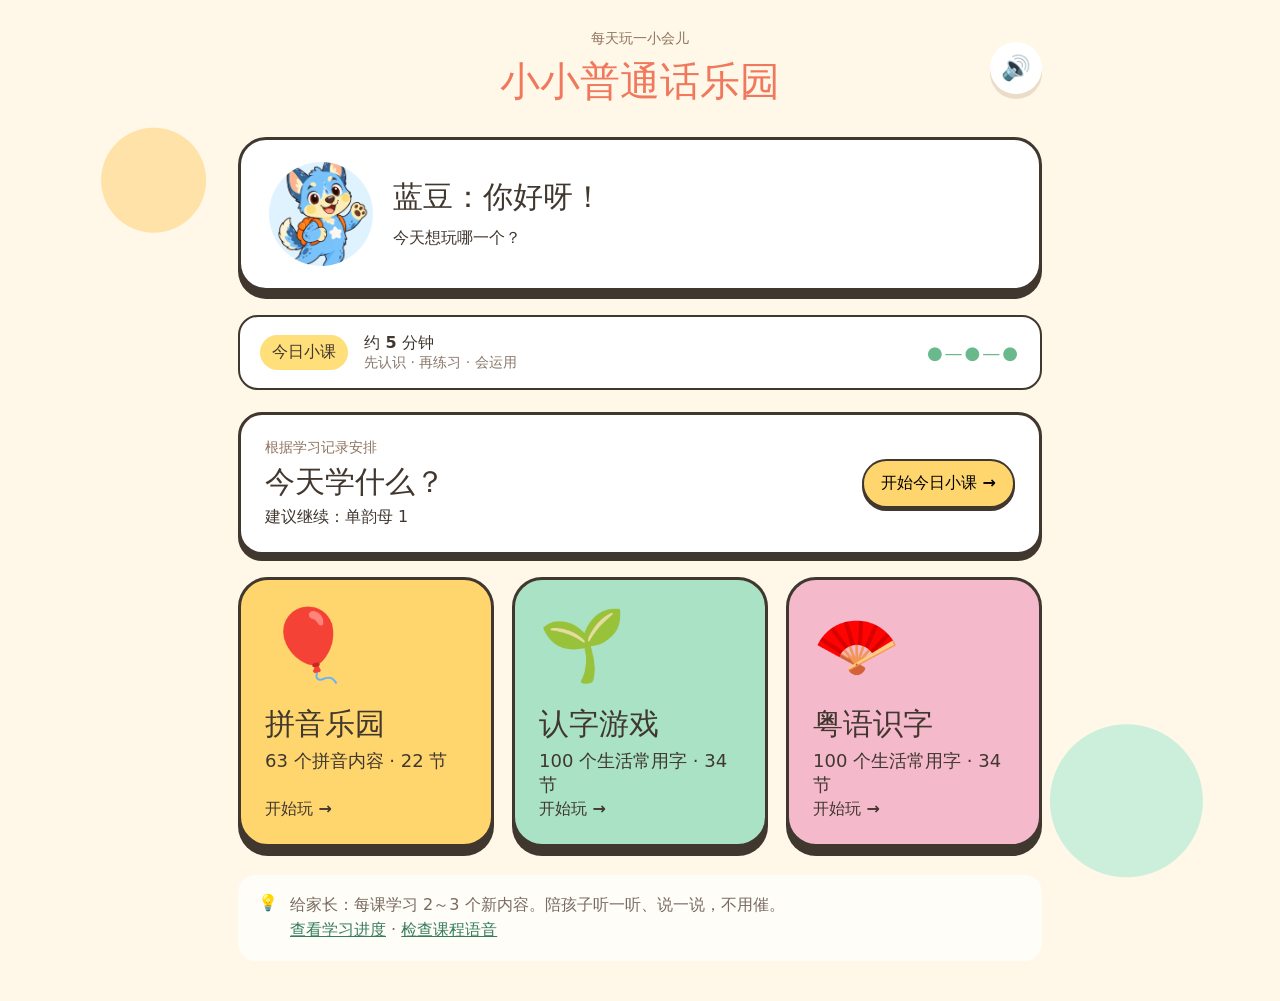
<file: index.html>
<!doctype html>
<html lang="zh-CN">
  <head>
    <meta charset="UTF-8" />
    <meta name="viewport" content="width=device-width, initial-scale=1" />
    <meta name="theme-color" content="#fff8e8" />
    <meta name="apple-mobile-web-app-capable" content="yes" />
    <meta name="apple-mobile-web-app-status-bar-style" content="default" />
    <meta name="apple-mobile-web-app-title" content="普通话乐园" />
    <link rel="manifest" href="manifest.webmanifest" />
    <link rel="apple-touch-icon" href="assets/icon-180.png" />
    <title>小小普通话乐园</title>
    <link rel="stylesheet" href="styles.css" />
  </head>
  <body>
    <main class="app">
      <header class="topbar">
        <button id="homeButton" class="icon-button hidden" aria-label="返回首页">←</button>
        <div>
          <p class="eyebrow">每天玩一小会儿</p>
          <h1 id="pageTitle">小小普通话乐园</h1>
        </div>
        <button id="soundButton" class="icon-button" aria-label="打开或关闭声音">🔊</button>
      </header>

      <section id="homeScreen" class="screen active">
        <div class="hello-card">
          <button id="mascotHello" class="mascot-button" aria-label="听蓝豆打招呼"><img src="assets/landou-mascot-app.png" alt="蓝色小狗蓝豆挥手" /></button>
          <div>
            <h2>蓝豆：你好呀！</h2>
            <p>今天想玩哪一个？</p>
          </div>
        </div>

        <div class="today-strip">
          <div class="today-badge">今日小课</div>
          <div><strong>约 5 分钟</strong><span>先认识 · 再练习 · 会运用</span></div>
          <span class="path-dots" aria-label="三个学习阶段">●—●—●</span>
        </div>

        <div class="daily-card">
          <div>
            <p class="eyebrow">根据学习记录安排</p>
            <h2>今天学什么？</h2>
            <p id="dailyMessage">从第一节小课开始吧</p>
          </div>
          <div id="dailyActions" class="daily-actions"></div>
        </div>

        <div class="game-grid">
          <button class="game-card pinyin-card" data-track="pinyin">
            <span class="game-icon" aria-hidden="true">🎈</span>
            <span class="game-title">拼音乐园</span>
            <span class="game-copy">63 个拼音内容 · 22 节</span>
            <span class="game-start">开始玩 →</span>
          </button>
          <button class="game-card hanzi-card" data-track="hanzi">
            <span class="game-icon" aria-hidden="true">🌱</span>
            <span class="game-title">认字游戏</span>
            <span class="game-copy">100 个生活常用字 · 34 节</span>
            <span class="game-start">开始玩 →</span>
          </button>
          <button class="game-card cantonese-card" data-track="cantonese">
            <span class="game-icon" aria-hidden="true">🪭</span>
            <span class="game-title">粤语识字</span>
            <span class="game-copy">100 个生活常用字 · 34 节</span>
            <span class="game-start">开始玩 →</span>
          </button>
        </div>

        <div class="grownup-note">
          <span>💡</span>
          <p><strong>给家长：</strong>每课学习 2～3 个新内容。陪孩子听一听、说一说，不用催。<br><a href="progress.html">查看学习进度</a> · <a href="review.html">检查课程语音</a></p>
        </div>
      </section>

      <section id="courseScreen" class="screen">
        <div class="course-summary">
          <div><span id="courseIcon" class="course-icon">🎈</span></div>
          <div><p class="eyebrow">循序渐进的小课</p><h2 id="courseTitle">拼音课程</h2><p id="courseProgress">已完成 0 / 22 节</p></div>
        </div>
        <div id="lessonList" class="lesson-list"></div>
      </section>

      <section id="learnScreen" class="screen" aria-live="polite">
        <div class="lesson-steps">
          <span class="step active">1 认识</span><span>2 练习</span><span>3 完成</span>
        </div>
        <div class="learn-card">
          <div class="coach-line"><img src="assets/landou-mascot-app.png" alt="" /><span>蓝豆带你认识新朋友</span></div>
          <p id="learnCount" class="learn-count">先认识 1 / 3</p>
          <div id="learnPicture" class="learn-picture">👂</div>
          <div id="learnMain" class="learn-main">ā</div>
          <p id="learnExample" class="learn-example">阿姨的“阿”</p>
          <button id="learnListenButton" class="listen-button">🔊 听一听</button>
          <p class="say-tip">听完后，也跟着说一遍吧</p>
          <button id="learnNextButton" class="primary-button">我认识了 →</button>
        </div>
      </section>

      <section id="gameScreen" class="screen" aria-live="polite">
        <div class="lesson-steps">
          <span>1 认识</span><span class="active">2 练习</span><span>3 完成</span>
        </div>
        <div class="progress-row">
          <span id="roundLabel">第 1 题 / 5</span>
          <div class="progress-track"><div id="progressBar" class="progress-bar"></div></div>
          <span id="stars">☆ ☆ ☆ ☆ ☆</span>
        </div>

        <div class="question-card">
          <img id="coachMini" class="coach-mini" src="assets/landou-mascot-app.png" alt="蓝豆陪你答题" />
          <div id="picture" class="picture" aria-hidden="true">👂</div>
          <p id="prompt" class="prompt">听一听，哪个是 ā？</p>
          <button id="listenButton" class="listen-button">🔊 再听一次</button>
          <div id="answers" class="answers"></div>
          <p id="feedback" class="feedback" role="status"></p>
        </div>
      </section>

      <section id="finishScreen" class="screen">
        <div class="lesson-steps">
          <span>1 认识</span><span>2 练习</span><span class="active">3 完成</span>
        </div>
        <div class="finish-card">
          <img class="finish-mascot" src="assets/landou-mascot-app.png" alt="蓝豆和你一起庆祝" />
          <h2>完成啦！</h2>
          <p id="finishMessage">你得到 5 颗小星星</p>
          <div id="finishStars" class="finish-stars">⭐ ⭐ ⭐ ⭐ ⭐</div>
          <button id="againButton" class="primary-button">再玩一次</button>
          <button id="finishHomeButton" class="text-button">换一个游戏</button>
        </div>
      </section>
    </main>
    <script src="data/curriculum.js"></script>
    <script src="app.js"></script>
    <script>if ("serviceWorker" in navigator) navigator.serviceWorker.register("service-worker.js?v=6", { updateViaCache: "none" });</script>
  </body>
</html>
</file>
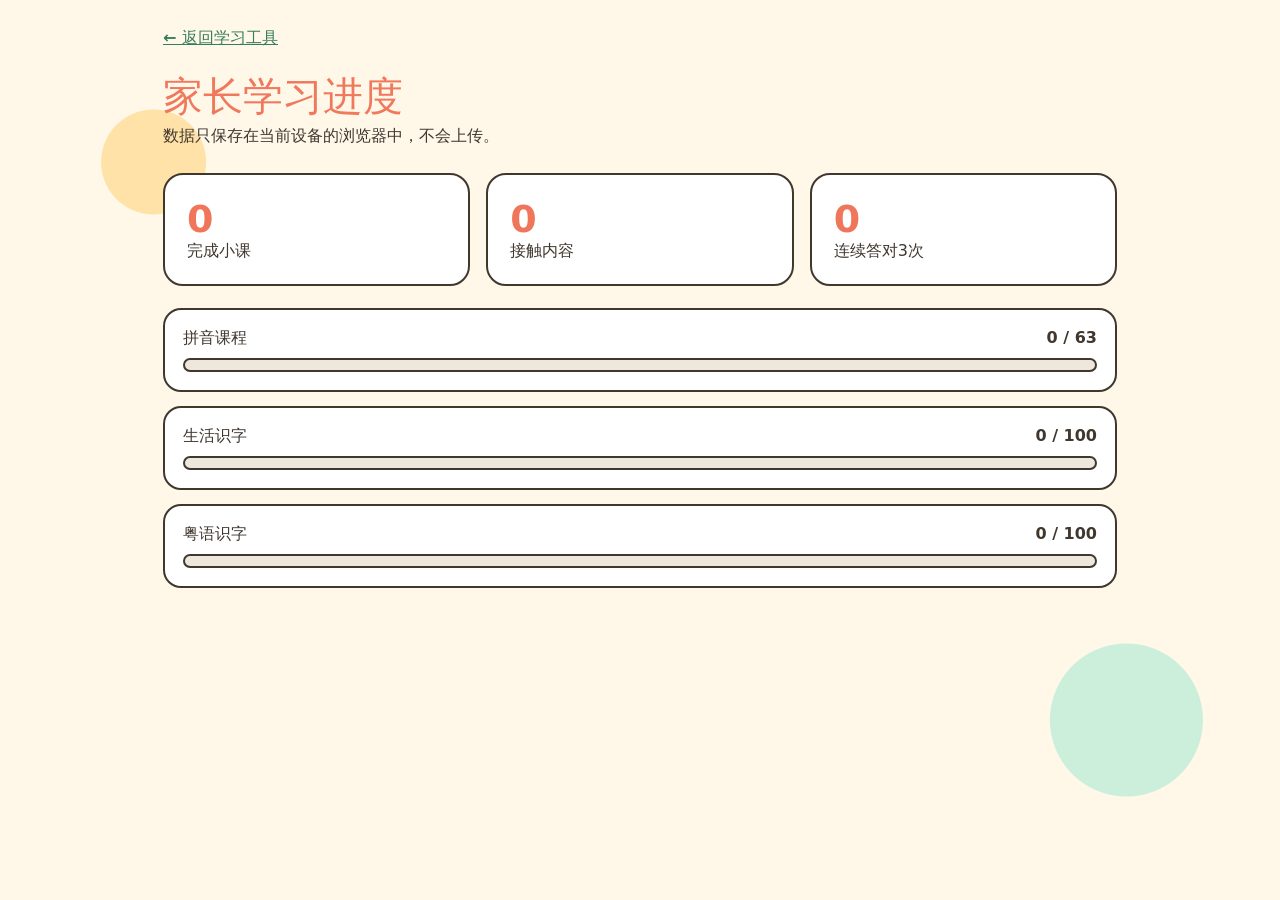
<file: progress.html>
<!doctype html>
<html lang="zh-CN">
<head>
  <meta charset="UTF-8" />
  <meta name="viewport" content="width=device-width, initial-scale=1" />
  <meta name="theme-color" content="#fff8e8" />
  <title>家长学习进度</title>
  <link rel="stylesheet" href="styles.css" />
</head>
<body>
  <main class="app review-app">
    <header class="review-header">
      <a class="back-link" href="index.html">← 返回学习工具</a>
      <h1>家长学习进度</h1>
      <p>数据只保存在当前设备的浏览器中，不会上传。</p>
    </header>
    <div id="statsGrid" class="stats-grid"></div>
    <div id="trackProgress"></div>
  </main>
  <script src="data/curriculum.js"></script>
  <script src="progress.js"></script>
  <script>if ("serviceWorker" in navigator) navigator.serviceWorker.register("service-worker.js?v=6", { updateViaCache: "none" });</script>
</body>
</html>
</file>
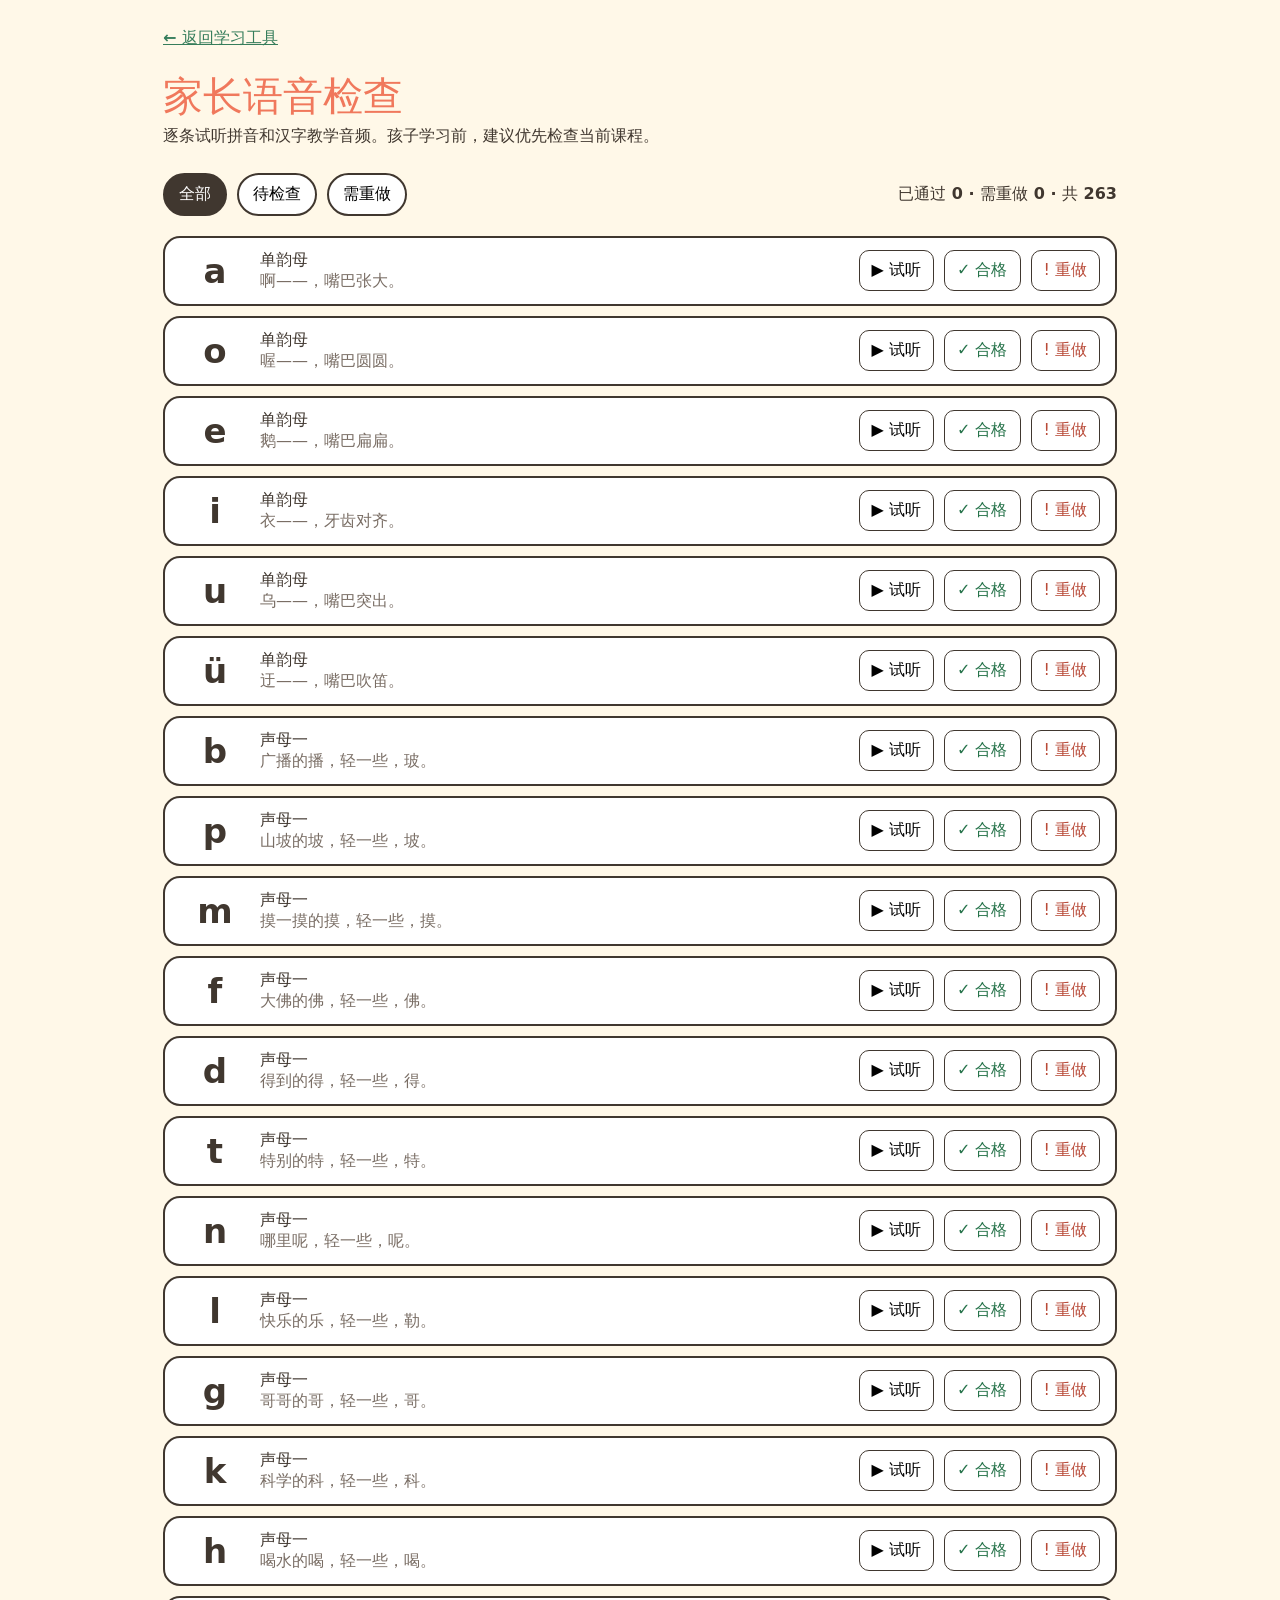
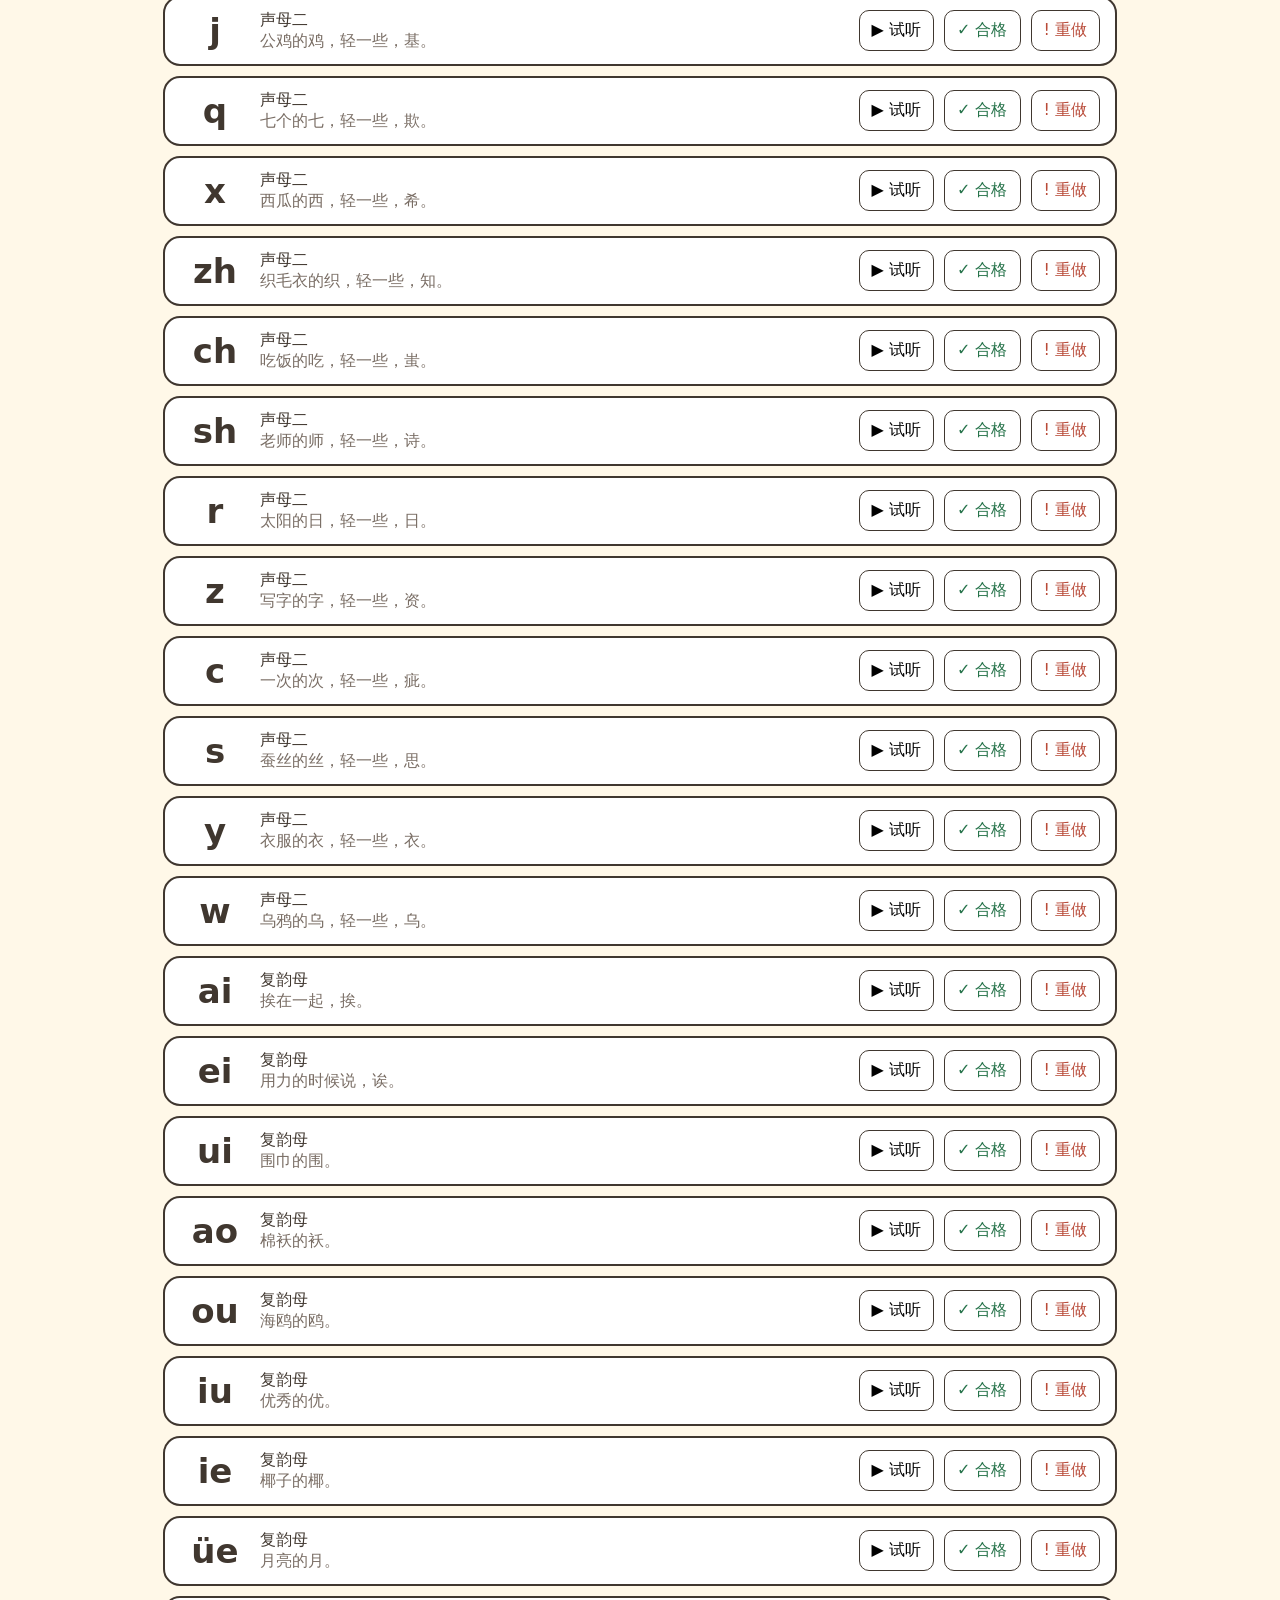
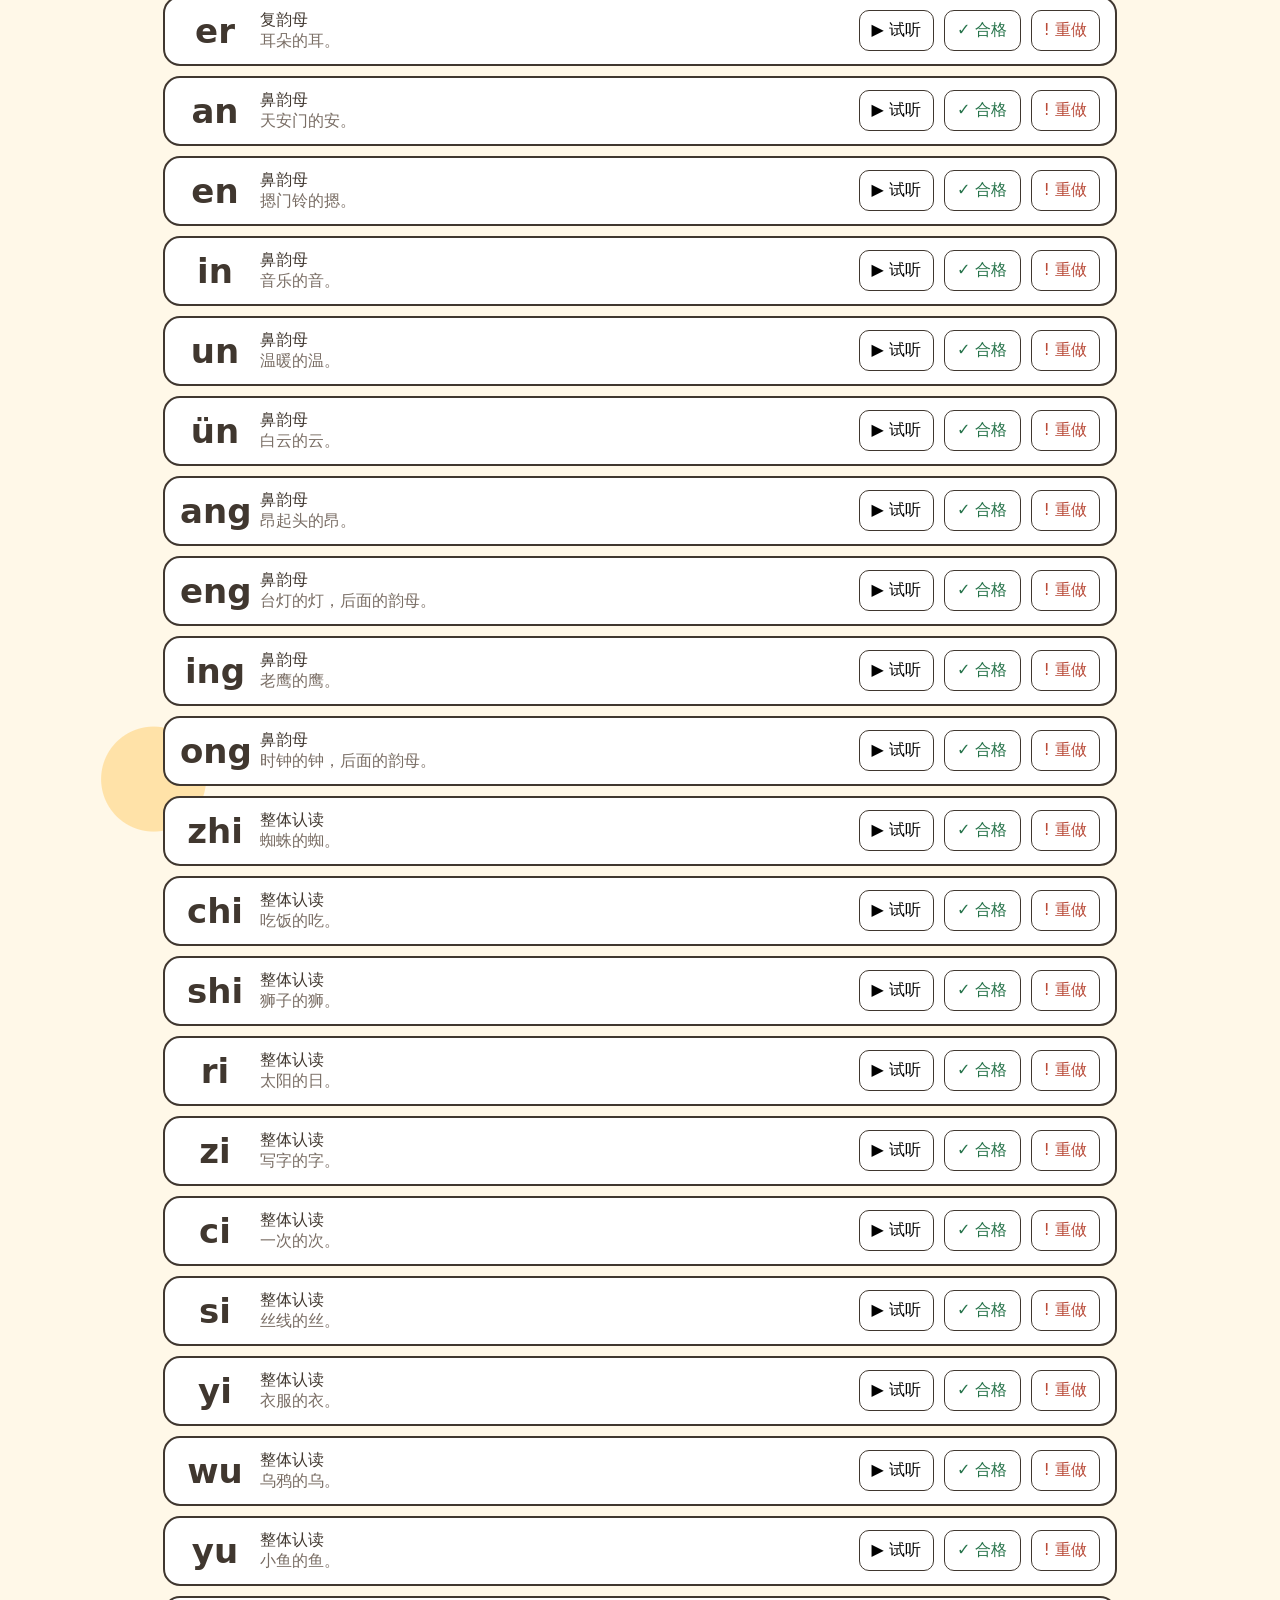
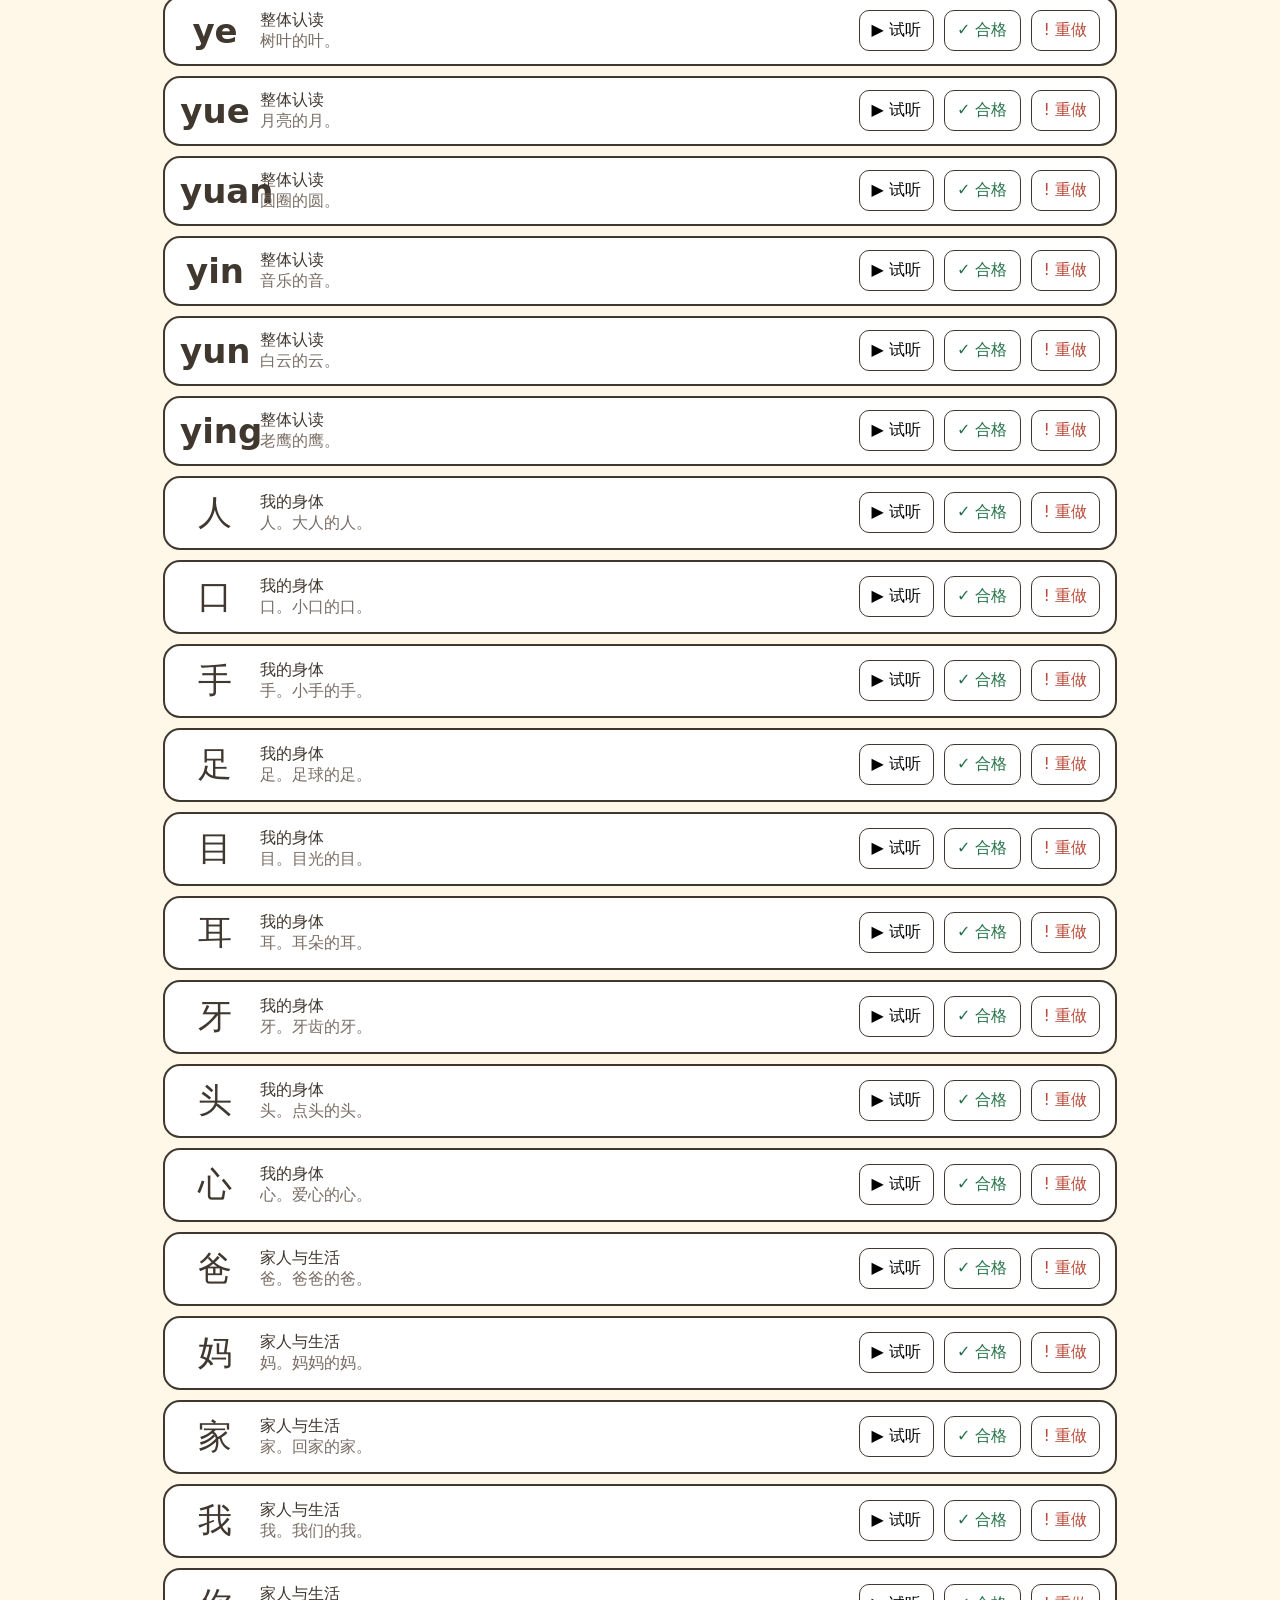
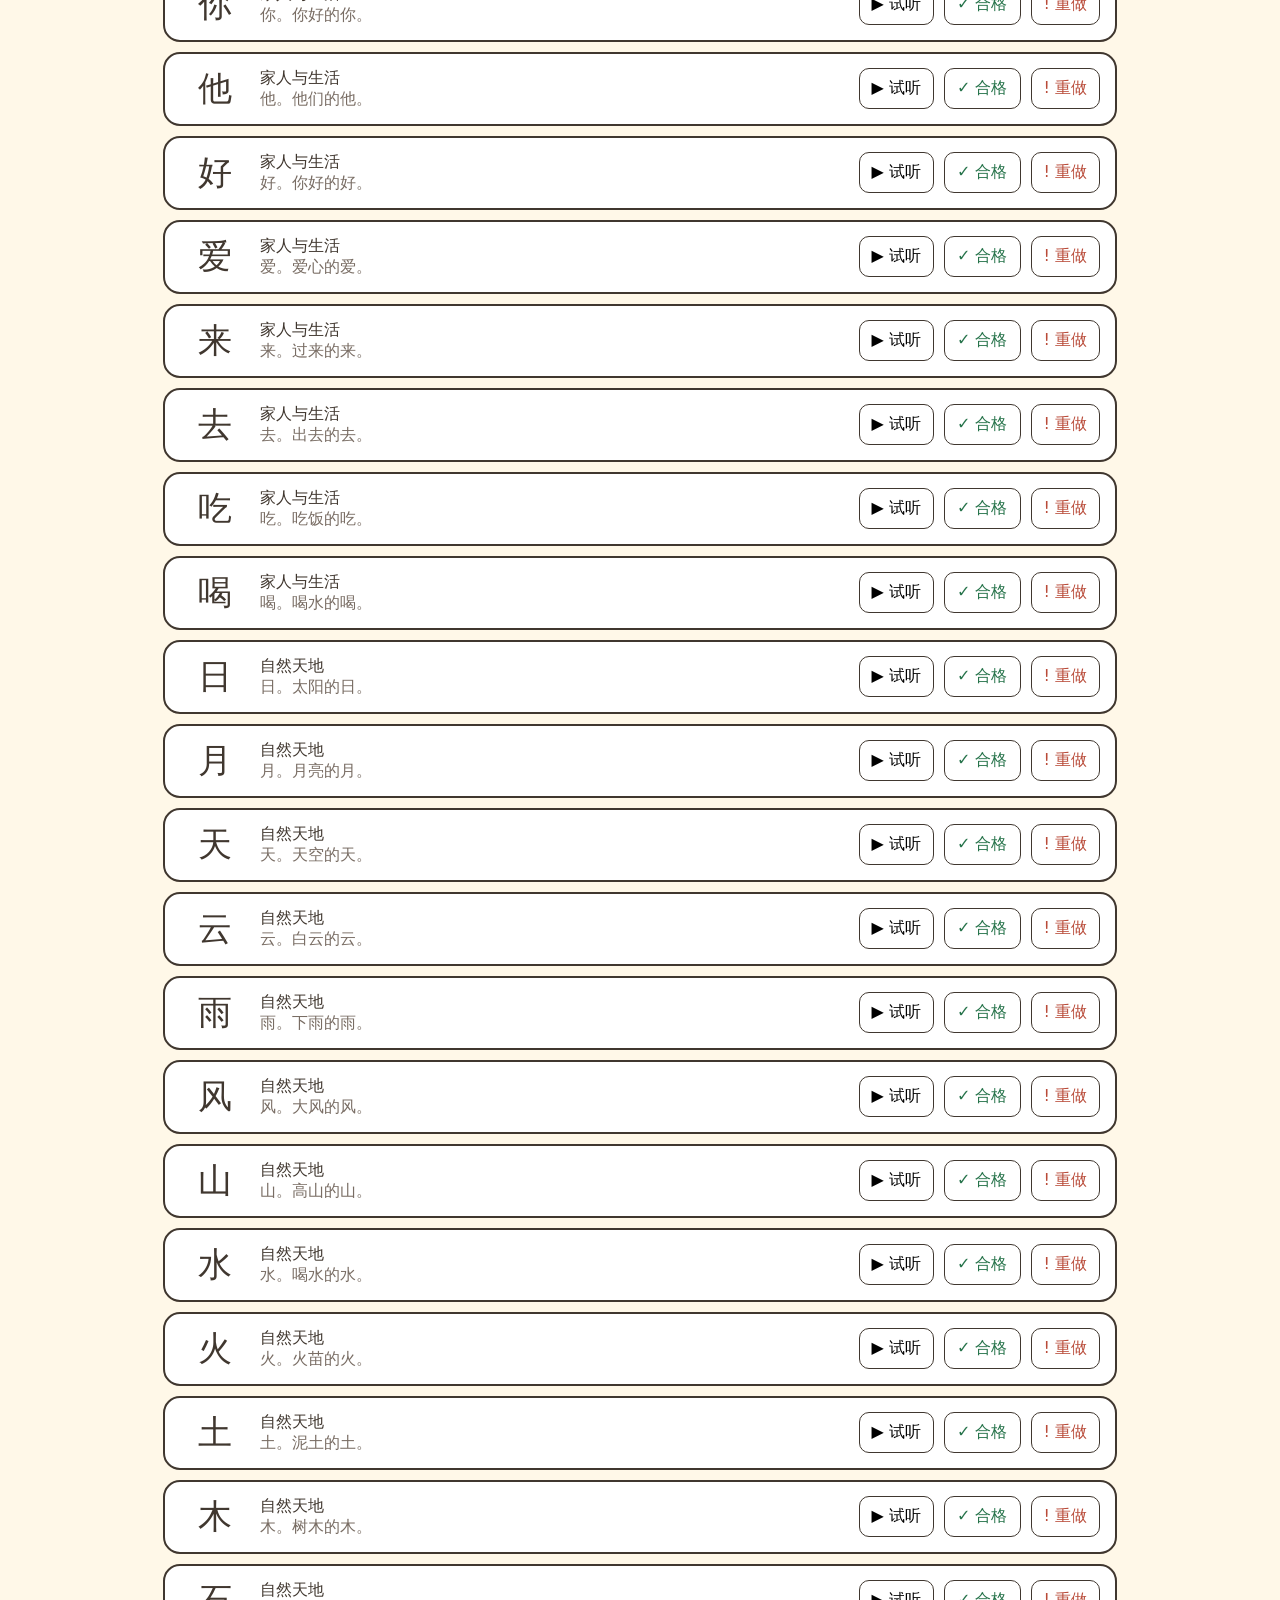
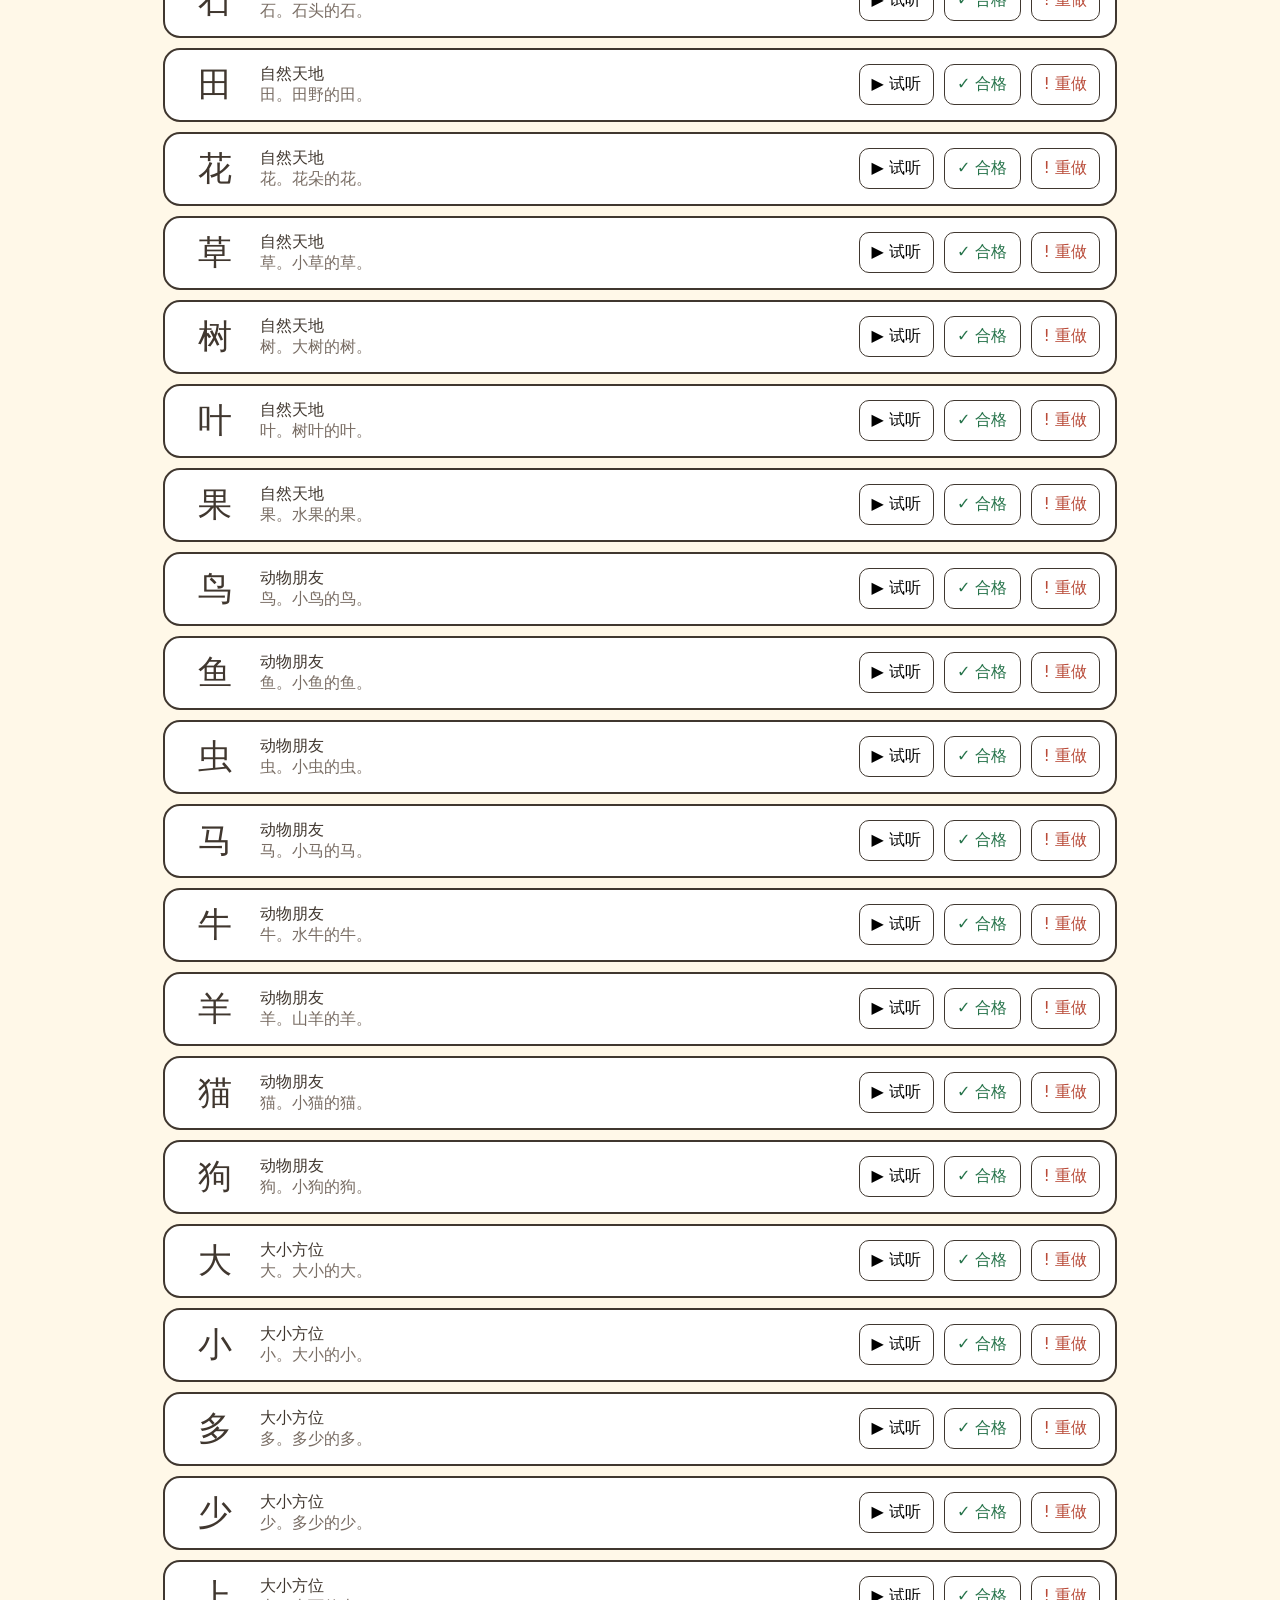
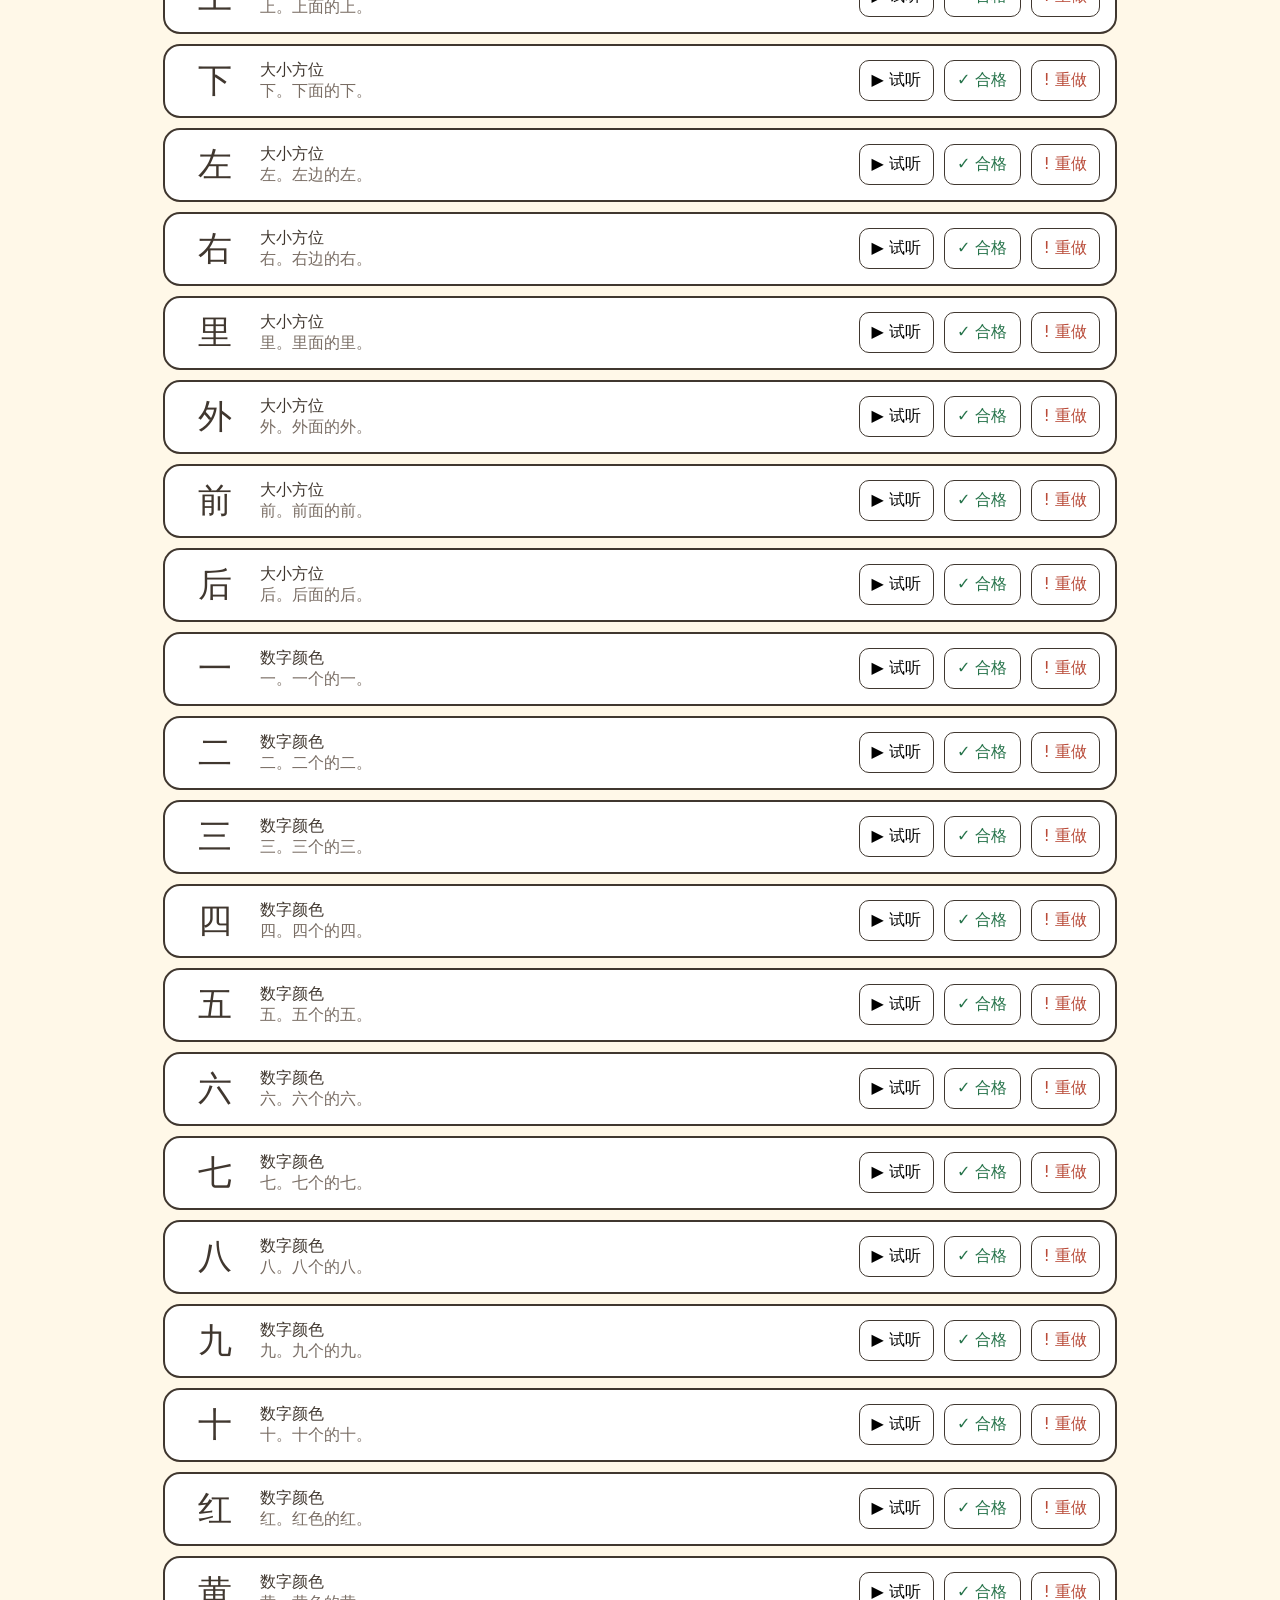
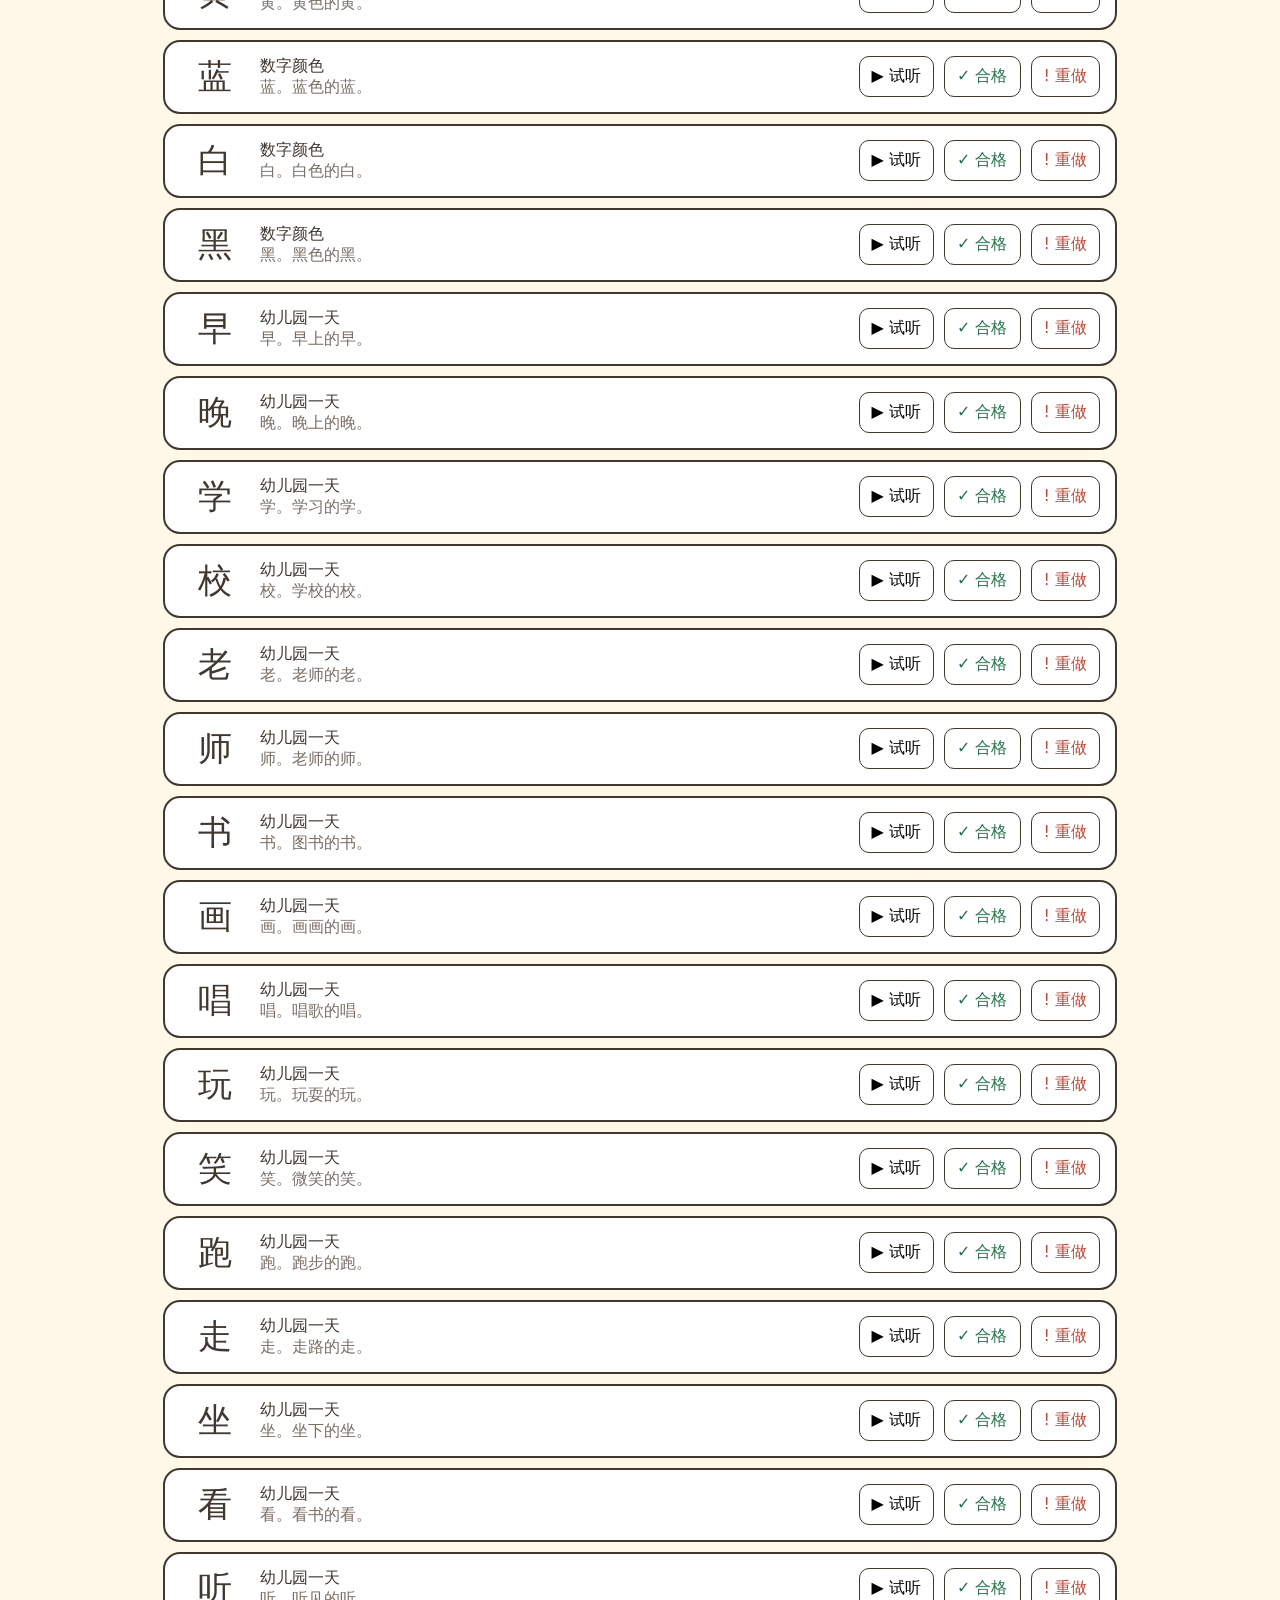
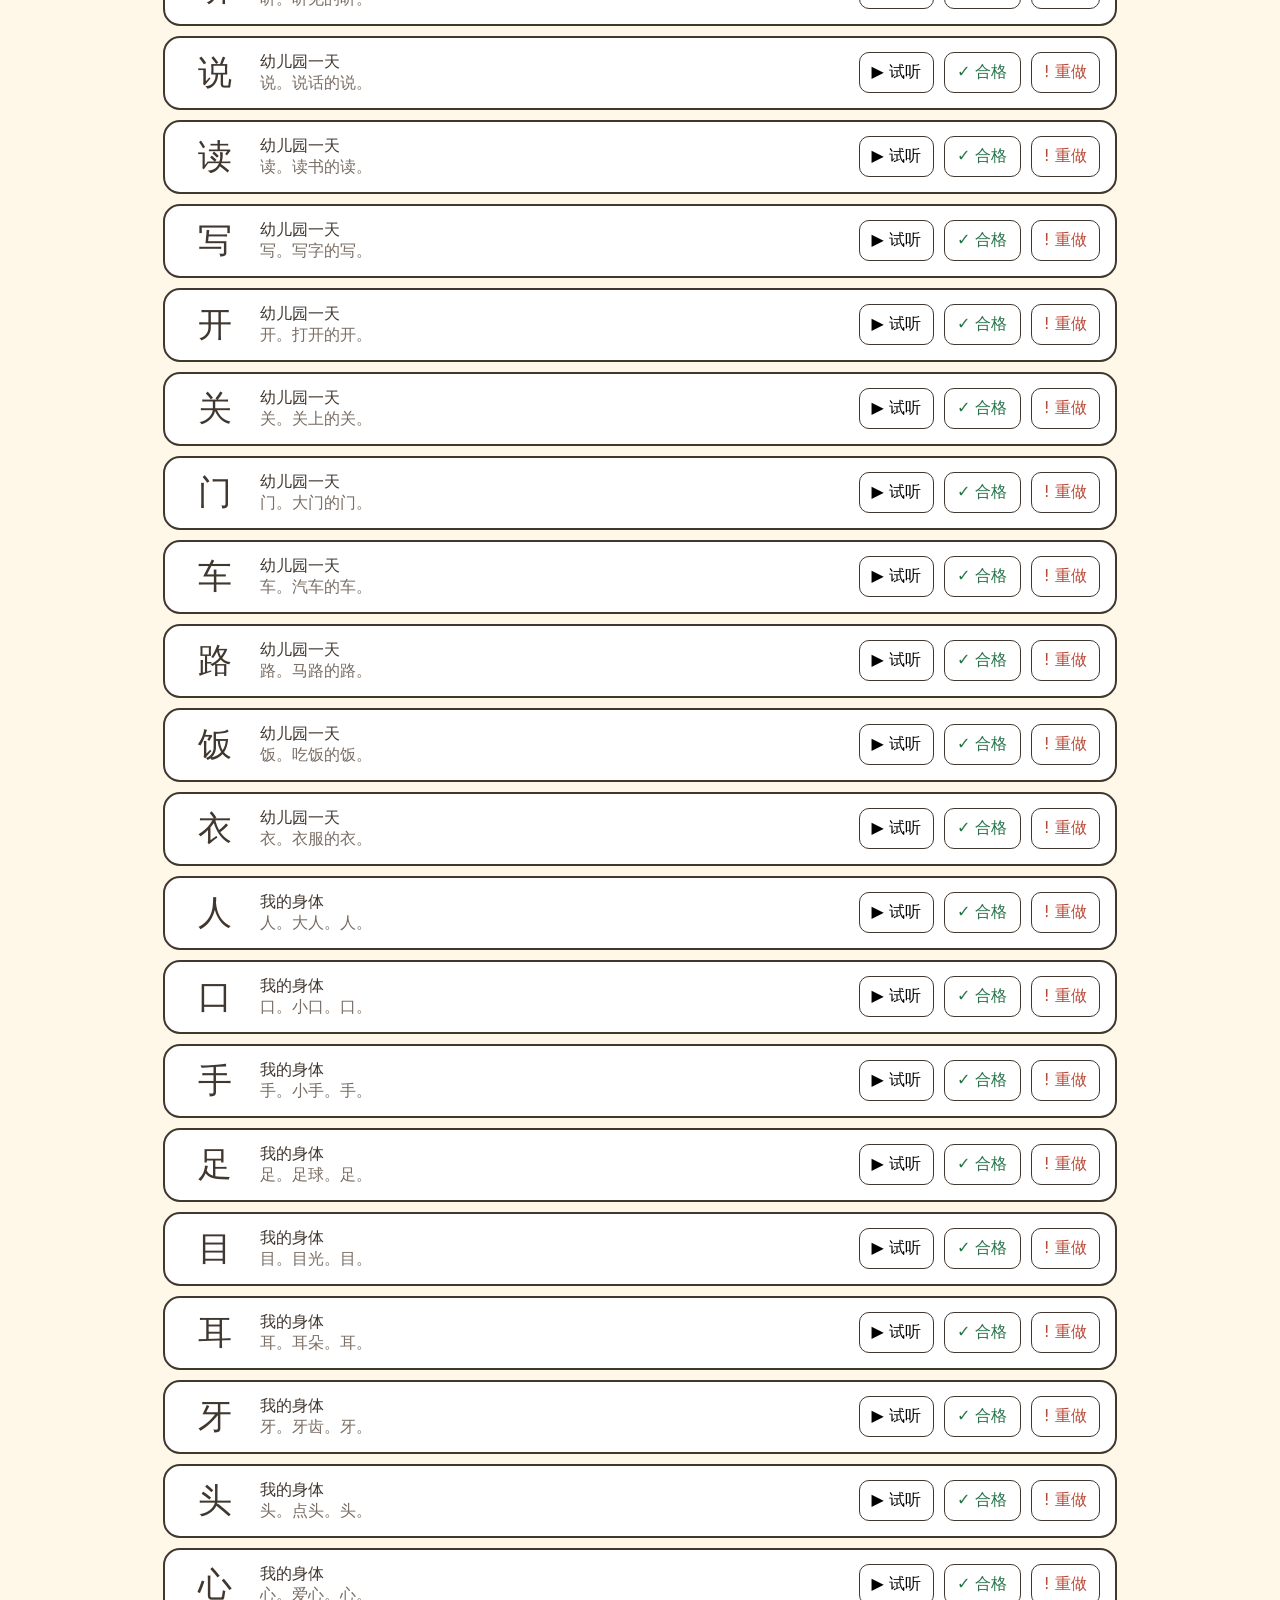
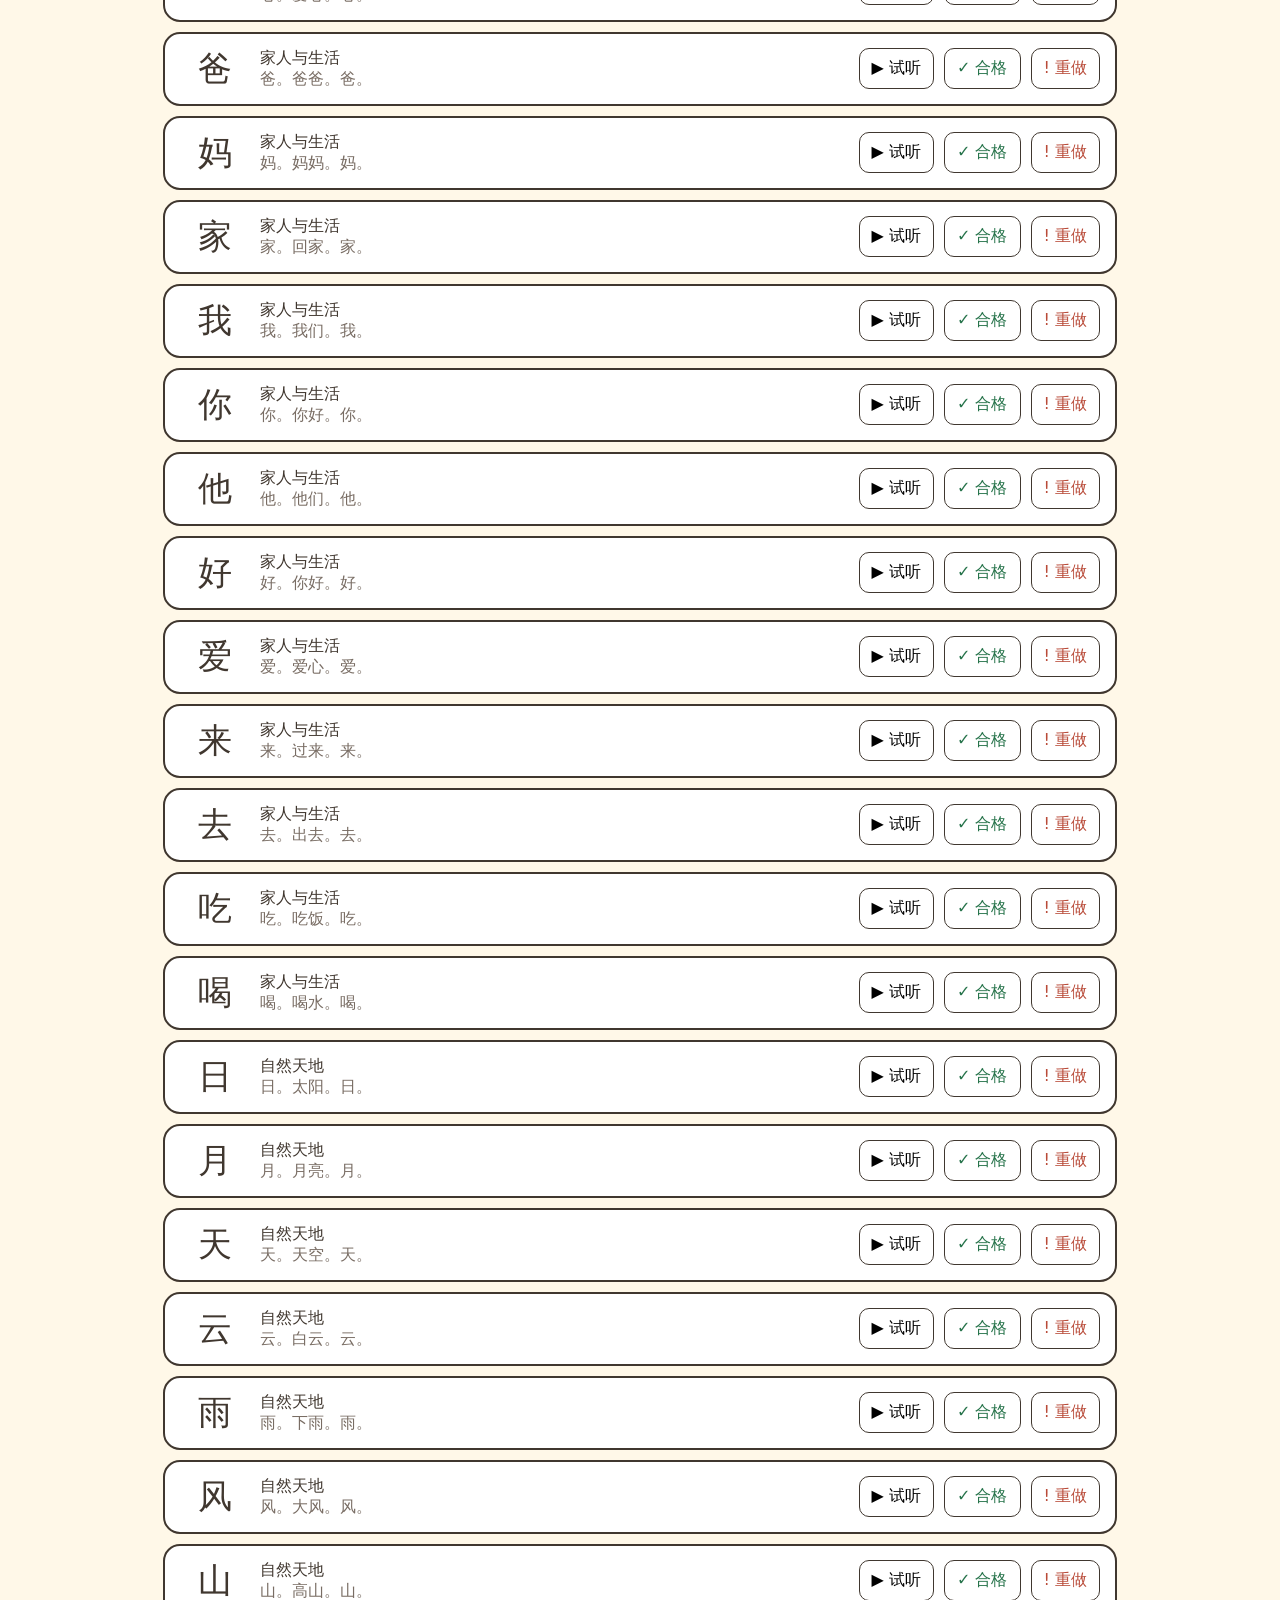
<file: review.html>
<!doctype html>
<html lang="zh-CN">
<head>
  <meta charset="UTF-8" />
  <meta name="viewport" content="width=device-width, initial-scale=1" />
  <meta name="theme-color" content="#fff8e8" />
  <link rel="manifest" href="manifest.webmanifest" />
  <link rel="apple-touch-icon" href="assets/icon-180.png" />
  <title>家长语音检查</title>
  <link rel="stylesheet" href="styles.css" />
</head>
<body>
  <main class="app review-app">
    <header class="review-header">
      <a class="back-link" href="index.html">← 返回学习工具</a>
      <h1>家长语音检查</h1>
      <p>逐条试听拼音和汉字教学音频。孩子学习前，建议优先检查当前课程。</p>
    </header>
    <div class="review-tools">
      <button class="filter-button active" data-filter="all">全部</button>
      <button class="filter-button" data-filter="pending">待检查</button>
      <button class="filter-button" data-filter="flagged">需重做</button>
      <strong id="reviewCount"></strong>
    </div>
    <div id="reviewList" class="review-list"></div>
  </main>
  <script src="data/curriculum.js"></script>
  <script src="review.js"></script>
  <script>if ("serviceWorker" in navigator) navigator.serviceWorker.register("service-worker.js?v=6", { updateViaCache: "none" });</script>
</body>
</html>
</file>
<file: styles.css>
:root {
  color-scheme: light;
  font-family: "PingFang SC", "Microsoft YaHei", system-ui, sans-serif;
  color: #40372f;
  background: #fff8e8;
  font-synthesis: none;
}

* { box-sizing: border-box; }

body {
  margin: 0;
  min-height: 100vh;
  background:
    radial-gradient(circle at 12% 18%, #ffe2a8 0 52px, transparent 53px),
    radial-gradient(circle at 88% 80%, #ccefdc 0 76px, transparent 77px),
    #fff8e8;
}

button { font: inherit; }

.app {
  width: min(900px, 100%);
  min-height: 100vh;
  margin: 0 auto;
  padding: 28px clamp(18px, 5vw, 48px) 40px;
}

.topbar {
  display: grid;
  grid-template-columns: 52px 1fr 52px;
  align-items: center;
  gap: 12px;
  margin-bottom: 28px;
  text-align: center;
}

.eyebrow { margin: 0 0 4px; color: #8e735f; font-size: 14px; }
h1 { margin: 0; font-size: clamp(26px, 5vw, 40px); color: #f0785c; }
h2 { margin: 0 0 8px; font-size: clamp(22px, 4vw, 30px); }
p { margin: 0; line-height: 1.55; }

.icon-button {
  width: 52px;
  height: 52px;
  border: 0;
  border-radius: 50%;
  background: white;
  box-shadow: 0 5px 0 #eadcc8;
  font-size: 24px;
  cursor: pointer;
}
.icon-button:active { transform: translateY(3px); box-shadow: 0 2px 0 #eadcc8; }
.hidden { visibility: hidden; }
.screen { display: none; }
.screen.active { display: block; animation: appear .25s ease-out; }

.hello-card {
  display: flex;
  align-items: center;
  gap: 20px;
  padding: 22px 28px;
  margin-bottom: 24px;
  border: 3px solid #40372f;
  border-radius: 28px;
  background: white;
  box-shadow: 0 8px 0 #40372f;
}
.mascot-button { width: 104px; height: 104px; padding: 0; overflow: hidden; flex: 0 0 auto; border: 0; border-radius: 50%; background: #dff3ff; cursor: pointer; }
.mascot-button img { width: 100%; height: 100%; object-fit: contain; object-position: center 12%; transform: scale(1.25); }
.mascot-button:active { transform: scale(.94); }

.game-grid { display: grid; grid-template-columns: repeat(3, 1fr); gap: 18px; }
.today-strip {
  display: flex;
  align-items: center;
  gap: 16px;
  padding: 16px 20px;
  margin-bottom: 22px;
  border: 2px solid #40372f;
  border-radius: 20px;
  background: #fff;
}
.today-strip div:nth-child(2) { display: flex; flex: 1; flex-direction: column; }
.today-strip span { color: #88776a; font-size: 14px; }
.today-badge { padding: 7px 12px; border-radius: 99px; background: #ffdf79; font-weight: 800; }
.today-strip .path-dots { color: #69b98d; font-size: 18px; letter-spacing: 2px; }
.daily-card { display: flex; align-items: center; gap: 20px; padding: 22px 24px; margin-bottom: 22px; border: 3px solid #40372f; border-radius: 24px; background: white; box-shadow: 0 6px 0 #40372f; }
.daily-card > div:first-child { flex: 1; }
.daily-card h2 { margin-bottom: 2px; }
.daily-actions { display: flex; gap: 9px; flex-wrap: wrap; justify-content: flex-end; }
.daily-button { padding: 12px 17px; border: 2px solid #40372f; border-radius: 99px; background: #ffd66e; box-shadow: 0 3px 0 #40372f; font-weight: 800; cursor: pointer; }
.daily-button.review { background: #f5b9cc; }
.game-card {
  display: flex;
  min-height: 270px;
  padding: 24px;
  flex-direction: column;
  align-items: flex-start;
  border: 3px solid #40372f;
  border-radius: 30px;
  color: #40372f;
  box-shadow: 0 9px 0 #40372f;
  cursor: pointer;
  text-align: left;
  transition: transform .15s ease;
}
.game-card:hover { transform: translateY(-3px); }
.game-card:active { transform: translateY(5px); box-shadow: 0 4px 0 #40372f; }
.pinyin-card { background: #ffd66e; }
.hanzi-card { background: #a9e2c4; }
.cantonese-card { background: #f5b9cc; }
.game-icon { font-size: 70px; }
.game-title { margin-top: 18px; font-size: 30px; font-weight: 800; }
.game-copy { margin-top: 4px; font-size: 18px; }
.game-start { margin-top: auto; font-weight: 700; }

.grownup-note {
  display: flex;
  gap: 12px;
  padding: 18px 20px;
  margin-top: 28px;
  border-radius: 18px;
  background: rgb(255 255 255 / 70%);
  color: #786a60;
}
.course-summary { display: flex; align-items: center; gap: 20px; padding: 22px; margin-bottom: 20px; border: 3px solid #40372f; border-radius: 26px; background: white; box-shadow: 0 7px 0 #40372f; }
.course-icon { font-size: 64px; }
.lesson-list { display: grid; gap: 12px; }
.lesson-group { margin-top: 18px; color: #796b60; font-size: 17px; }
.lesson-button { display: grid; grid-template-columns: 52px 1fr auto; align-items: center; gap: 14px; width: 100%; padding: 15px 18px; border: 2px solid #40372f; border-radius: 19px; background: white; box-shadow: 0 4px 0 #40372f; color: #40372f; text-align: left; cursor: pointer; }
.lesson-button:active { transform: translateY(3px); box-shadow: 0 1px 0 #40372f; }
.lesson-number { display: grid; width: 42px; height: 42px; place-items: center; border-radius: 50%; background: #fff0b8; font-weight: 800; }
.lesson-name { font-size: 18px; font-weight: 800; }
.lesson-content { display: block; margin-top: 2px; color: #897b70; font-size: 14px; }
.lesson-status { color: #e9a428; font-size: 22px; }

.progress-row { display: flex; align-items: center; gap: 14px; margin-bottom: 22px; font-weight: 700; }
.lesson-steps {
  display: flex;
  justify-content: center;
  gap: 8px;
  margin-bottom: 18px;
  color: #9b8e83;
  font-weight: 700;
}
.lesson-steps span { padding: 7px 13px; border-radius: 99px; background: rgb(255 255 255 / 65%); }
.lesson-steps .active { background: #40372f; color: white; }
.learn-card {
  min-height: 540px;
  padding: 32px 24px;
  border: 3px solid #40372f;
  border-radius: 32px;
  background: white;
  box-shadow: 0 9px 0 #40372f;
  text-align: center;
}
.learn-count { color: #897a6e; font-weight: 700; }
.coach-line { display: inline-flex; align-items: center; gap: 8px; padding: 7px 14px 7px 7px; border-radius: 99px; background: #eaf7ff; color: #426b84; font-weight: 800; }
.coach-line img { width: 42px; height: 42px; object-fit: contain; }
.learn-picture { margin-top: 22px; font-size: 82px; }
.learn-main { margin: 8px 0; color: #ef765b; font-size: clamp(68px, 16vw, 110px); font-weight: 800; line-height: 1.1; }
.learn-example { margin-bottom: 22px; font-size: 24px; font-weight: 700; }
.say-tip { margin: 16px 0 22px; color: #897a6e; }
.progress-track { height: 14px; flex: 1; overflow: hidden; border: 2px solid #40372f; border-radius: 99px; background: white; }
.progress-bar { width: 20%; height: 100%; background: #f6ad55; transition: width .3s ease; }
#stars { color: #ef9c22; white-space: nowrap; }

.question-card {
  position: relative;
  min-height: 540px;
  padding: 34px clamp(18px, 5vw, 48px);
  border: 3px solid #40372f;
  border-radius: 32px;
  background: white;
  box-shadow: 0 9px 0 #40372f;
  text-align: center;
}
.coach-mini { position: absolute; top: 18px; right: 22px; width: 70px; height: 76px; object-fit: contain; transition: transform .2s ease; }
.coach-mini.celebrate { animation: mascot-bounce .55s ease; }
.picture { min-height: 110px; font-size: 88px; line-height: 1.2; }
.prompt { margin: 12px 0 16px; font-size: clamp(25px, 5vw, 36px); font-weight: 800; }
.listen-button, .primary-button {
  padding: 14px 24px;
  border: 2px solid #40372f;
  border-radius: 99px;
  background: #dff3ff;
  box-shadow: 0 4px 0 #40372f;
  font-weight: 700;
  cursor: pointer;
}
.answers { display: grid; grid-template-columns: repeat(3, 1fr); gap: 15px; margin-top: 30px; }
.answer-button {
  min-height: 104px;
  padding: 12px;
  border: 3px solid #40372f;
  border-radius: 22px;
  background: #fff7d6;
  box-shadow: 0 6px 0 #40372f;
  font-size: clamp(28px, 6vw, 44px);
  font-weight: 800;
  cursor: pointer;
}
.answer-button:active { transform: translateY(4px); box-shadow: 0 2px 0 #40372f; }
.answer-button.correct { background: #bdebcf; }
.answer-button.wrong { background: #ffd2cc; animation: shake .25s; }
.feedback { min-height: 36px; margin-top: 24px; font-size: 22px; font-weight: 700; color: #e56c52; }

.finish-card { padding: 56px 24px; border: 3px solid #40372f; border-radius: 32px; background: white; box-shadow: 0 9px 0 #40372f; text-align: center; }
.finish-mascot { width: min(250px, 60vw); height: 230px; object-fit: contain; animation: mascot-bounce .8s ease; }
.finish-card h2 { font-size: 40px; color: #f0785c; }
.finish-stars { margin: 22px 0; font-size: clamp(28px, 7vw, 50px); }
.primary-button { display: block; min-width: 210px; margin: 0 auto 16px; background: #ffd66e; font-size: 21px; }
.text-button { padding: 10px; border: 0; background: transparent; color: #6f655d; font-weight: 700; cursor: pointer; }
.grownup-note a, .back-link { color: #367d5b; font-weight: 800; }
.review-app { width: min(1050px, 100%); }
.review-header { margin-bottom: 24px; }
.review-header h1 { margin-top: 20px; text-align: left; }
.review-tools { display: flex; align-items: center; gap: 10px; flex-wrap: wrap; margin-bottom: 20px; }
.review-tools strong { margin-left: auto; }
.filter-button { padding: 9px 14px; border: 2px solid #40372f; border-radius: 99px; background: white; cursor: pointer; }
.filter-button.active { background: #40372f; color: white; }
.review-list { display: grid; gap: 10px; }
.review-row { display: grid; grid-template-columns: 70px 1fr auto auto auto; align-items: center; gap: 10px; padding: 12px 15px; border: 2px solid #40372f; border-radius: 17px; background: white; }
.review-row.passed { border-color: #59a87b; background: #effbf4; }
.review-row.flagged { border-color: #e27863; background: #fff1ee; }
.review-symbol { font-size: 34px; font-weight: 800; text-align: center; }
.review-copy { display: flex; flex-direction: column; }
.review-copy span { color: #796d64; }
.review-row button { padding: 9px 12px; border: 1px solid #40372f; border-radius: 10px; background: white; cursor: pointer; }
.pass-review { color: #26734a; }.flag-review { color: #b94b39; }
.stats-grid { display: grid; grid-template-columns: repeat(3, 1fr); gap: 16px; margin: 22px 0; }
.stat-card { padding: 22px; border: 2px solid #40372f; border-radius: 20px; background: white; }
.stat-number { display: block; font-size: 38px; font-weight: 800; color: #ef765b; }
.track-progress { margin: 14px 0; padding: 18px; border: 2px solid #40372f; border-radius: 18px; background: white; }
.track-progress-row { display: flex; justify-content: space-between; margin-bottom: 9px; font-weight: 800; }
.mastery-bar { height: 14px; overflow: hidden; border: 2px solid #40372f; border-radius: 99px; background: #eee7dc; }
.mastery-fill { height: 100%; background: #69b98d; }

@keyframes appear { from { opacity: 0; transform: translateY(8px); } }
@keyframes shake { 25% { transform: translateX(-7px); } 75% { transform: translateX(7px); } }
@keyframes mascot-bounce { 0%, 100% { transform: translateY(0) rotate(0); } 35% { transform: translateY(-16px) rotate(-5deg); } 70% { transform: translateY(-5px) rotate(5deg); } }

@media (max-width: 620px) {
  .app { padding-top: 18px; }
  .game-grid { grid-template-columns: 1fr; }
  .game-card { min-height: 205px; }
  .game-icon { font-size: 54px; }
  .answers { gap: 9px; }
  .answer-button { min-height: 84px; }
  .progress-row { flex-wrap: wrap; }
  .progress-track { order: 3; flex-basis: 100%; }
  .today-strip .path-dots { display: none; }
  .daily-card { align-items: stretch; flex-direction: column; }
  .daily-actions { justify-content: flex-start; }
  .stats-grid { grid-template-columns: 1fr; }
  .review-row { grid-template-columns: 48px 1fr; }
  .review-row button { grid-row: 2; }
  .review-row .play-review { grid-column: 1; }
  .review-row .pass-review, .review-row .flag-review { grid-column: auto; }
  .review-tools strong { flex-basis: 100%; }
  .mascot-button { width: 82px; height: 82px; }
  .coach-mini { width: 52px; height: 58px; right: 12px; }
}
</file>
